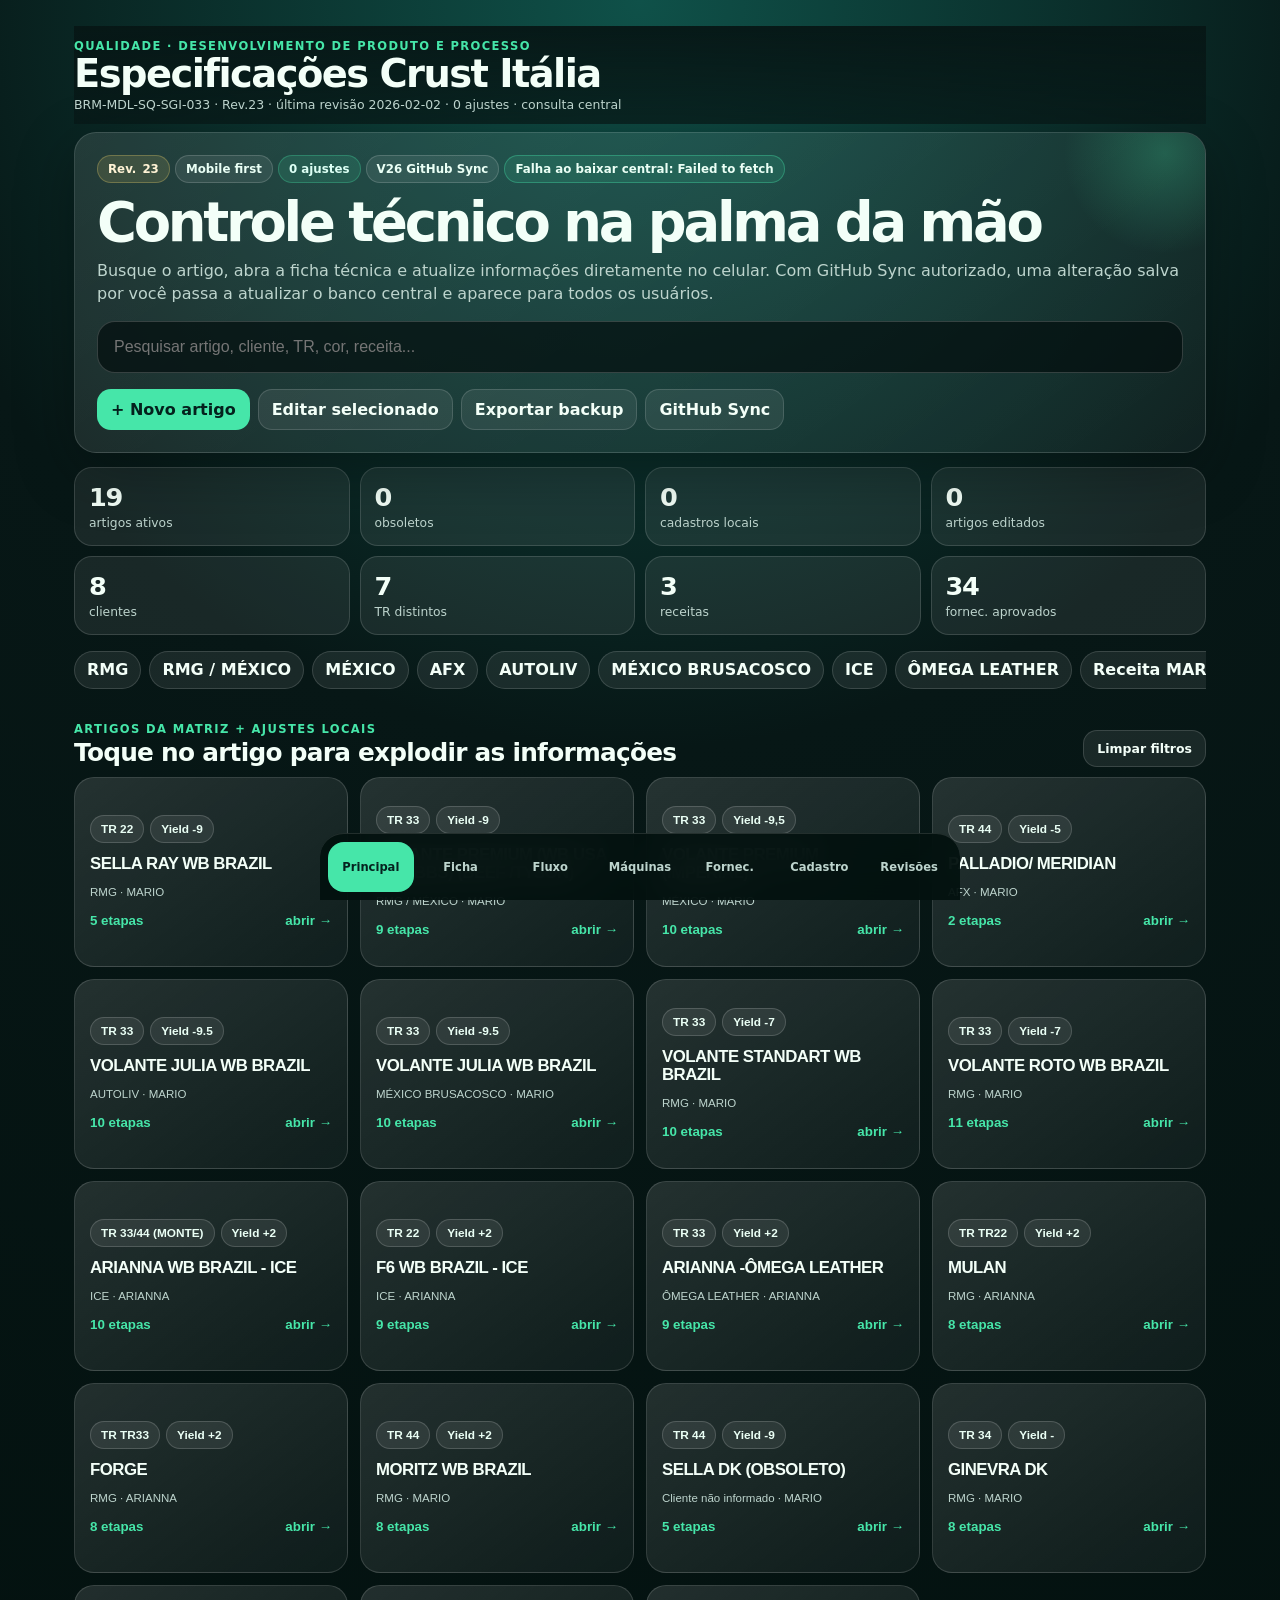
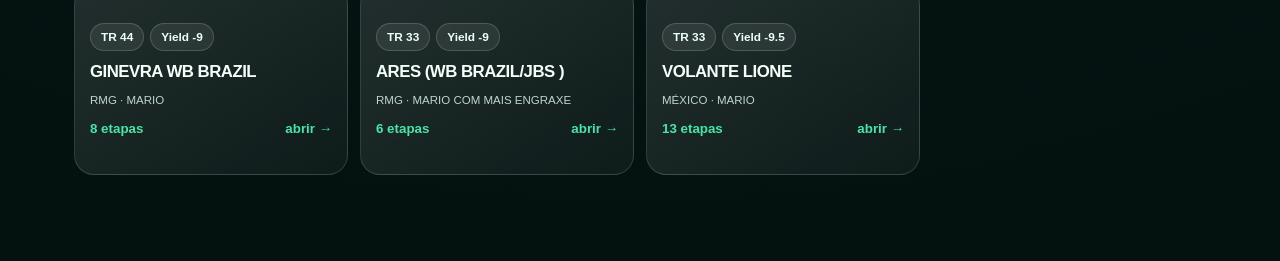
<file: index.html>
<!doctype html>
<html lang="pt-BR">
<head>
  <meta charset="utf-8">
  <meta name="viewport" content="width=device-width, initial-scale=1, viewport-fit=cover">
  <meta name="theme-color" content="#052e2b">
  <title>Dashboard Crust Itália · Qualidade V26 GitHub Sync</title>
  <link rel="manifest" href="manifest.webmanifest?v=26-github-sync">
  <link rel="icon" href="assets/icon.svg" type="image/svg+xml">
  <link rel="stylesheet" href="style.css?v=26-github-sync">
</head>
<body>
  <div class="app-shell">
    <header class="topbar">
      <div>
        <p class="eyebrow">Qualidade · Desenvolvimento de Produto e Processo</p>
        <h1>Especificações Crust Itália</h1>
        <p class="doc-meta" id="docMeta">Carregando matriz...</p>
      </div>
      <button class="ghost-btn" id="btnInstall" hidden>Instalar</button>
    </header>

    <main>
      <section id="view-principal" class="view active">
        <div class="hero-card">
          <div>
            <span class="pill danger">Rev. <span id="heroRev">23</span></span>
            <span class="pill">Mobile first</span>
            <span class="pill edit-pill" id="localChangesPill">0 ajustes locais</span>
            <span class="pill success">V26 GitHub Sync</span>
            <span class="pill" id="syncStatusPill">Central GitHub: aguardando</span>
          </div>
          <h2>Controle técnico na palma da mão</h2>
          <p>Busque o artigo, abra a ficha técnica e atualize informações diretamente no celular. Com GitHub Sync autorizado, uma alteração salva por você passa a atualizar o banco central e aparece para todos os usuários.</p>
          <div class="search-wrap">
            <input id="searchBox" type="search" autocomplete="off" placeholder="Pesquisar artigo, cliente, TR, cor, receita...">
          </div>
          <div class="tools-row hero-tools">
            <button class="primary-btn" id="newArticleTop">+ Novo artigo</button>
            <button class="ghost-btn" id="editSelectedTop">Editar selecionado</button>
            <button class="ghost-btn" id="exportBackupTop">Exportar backup</button>
            <button class="ghost-btn" id="syncTop">GitHub Sync</button>
          </div>
        </div>

        <div class="kpi-grid" id="kpiGrid"></div>

        <div class="filters" id="filters"></div>

        <div class="section-head">
          <div>
            <p class="eyebrow">Artigos da matriz + ajustes locais</p>
            <h3>Toque no artigo para explodir as informações</h3>
          </div>
          <button class="ghost-btn small" id="clearFilters">Limpar filtros</button>
        </div>
        <div id="articleGrid" class="article-grid"></div>
      </section>

      <section id="view-ficha" class="view">
        <div id="detailPanel" class="detail-panel"></div>
      </section>

      <section id="view-fluxo" class="view">
        <div id="flowPanel"></div>
      </section>

      <section id="view-maquinas" class="view">
        <div class="section-head">
          <div>
            <p class="eyebrow">Parâmetros de máquinas</p>
            <h3>Processo detalhado · Arianna/F6/Mulan/Forge</h3>
          </div>
        </div>
        <div id="machinePanel" class="machine-grid"></div>
      </section>

      <section id="view-fornecedores" class="view">
        <div id="supplierPanel"></div>
      </section>

      <section id="view-cadastros" class="view">
        <div class="section-head">
          <div>
            <p class="eyebrow">Atualização operacional mobile</p>
            <h3>Editar artigo, cadastrar novo e preservar ajustes</h3>
          </div>
        </div>
        <div id="editPanel" class="edit-panel"></div>
      </section>

      <section id="view-revisoes" class="view">
        <div class="section-head">
          <div>
            <p class="eyebrow">Governança documental</p>
            <h3>Histórico de revisões e observações</h3>
          </div>
        </div>
        <div class="tools-row">
          <button class="primary-btn" id="copyReport">Copiar relatório do artigo</button>
          <button class="ghost-btn" id="exportBackupRev">Exportar ajustes</button>
          <button class="ghost-btn" onclick="window.print()">Imprimir / PDF</button>
        </div>
        <div id="revisionPanel" class="timeline"></div>
        <div id="localHistoryPanel" class="timeline"></div>
        <div id="obsPanel" class="note-card"></div>
      </section>
    </main>

    <nav class="bottom-nav" aria-label="Navegação principal">
      <button class="nav-btn active" data-view="principal">Principal</button>
      <button class="nav-btn" data-view="ficha">Ficha</button>
      <button class="nav-btn" data-view="fluxo">Fluxo</button>
      <button class="nav-btn" data-view="maquinas">Máquinas</button>
      <button class="nav-btn" data-view="fornecedores">Fornec.</button>
      <button class="nav-btn" data-view="cadastros">Cadastro</button>
      <button class="nav-btn" data-view="revisoes">Revisões</button>
    </nav>
  </div>

  <template id="emptyTemplate">
    <div class="empty-state">
      <h3>Nenhum artigo encontrado</h3>
      <p>Revise a busca ou limpe os filtros para voltar à lista completa.</p>
    </div>
  </template>

  <script src="app.js?v=26-github-sync"></script>
</body>
</html>
</file>
<file: style.css>
:root {
  --bg: #071716;
  --bg2: #0b2422;
  --panel: #0f2f2c;
  --panel2: #123b37;
  --card: rgba(255,255,255,.075);
  --line: rgba(255,255,255,.14);
  --text: #f3fff8;
  --muted: #bdd4cd;
  --accent: #46e6a9;
  --accent2: #f5d76e;
  --danger: #ff6b6b;
  --warn: #ffb547;
  --ok: #5dffa7;
  --shadow: 0 18px 60px rgba(0,0,0,.32);
  --radius: 22px;
  font-family: Inter, ui-sans-serif, system-ui, -apple-system, BlinkMacSystemFont, "Segoe UI", sans-serif;
}

* { box-sizing: border-box; }

html, body { margin: 0; min-height: 100%; background: radial-gradient(circle at top, #0f5149 0, var(--bg) 38%, #03110f 100%); color: var(--text); }

body { padding-bottom: calc(86px + env(safe-area-inset-bottom)); }

.app-shell { max-width: 1180px; margin: 0 auto; padding: 16px 14px 0; }

.topbar { position: sticky; top: 0; z-index: 10; display: flex; align-items: center; justify-content: space-between; gap: 12px; padding: 12px 0 10px; backdrop-filter: blur(18px); background: linear-gradient(180deg, rgba(7,23,22,.96), rgba(7,23,22,.72)); }

h1, h2, h3, p { margin: 0; }
h1 { font-size: clamp(1.35rem, 4.8vw, 2.4rem); letter-spacing: -.04em; line-height: .98; }
h2 { font-size: clamp(1.55rem, 7vw, 3.4rem); line-height: .94; letter-spacing: -.06em; margin: 14px 0 10px; }
h3 { font-size: clamp(1.06rem, 4vw, 1.55rem); letter-spacing: -.03em; }
p { color: var(--muted); line-height: 1.45; }
.eyebrow { color: var(--accent); font-size: .72rem; text-transform: uppercase; letter-spacing: .12em; font-weight: 800; }
.doc-meta { font-size: .78rem; margin-top: 4px; }

.hero-card, .detail-panel, .flow-card, .supplier-card, .note-card, .machine-card, .revision-item, .data-card {
  border: 1px solid var(--line);
  background: linear-gradient(145deg, rgba(255,255,255,.105), rgba(255,255,255,.04));
  border-radius: var(--radius);
  box-shadow: var(--shadow);
}

.hero-card { padding: 22px; margin: 8px 0 14px; overflow: hidden; position: relative; }
.hero-card::after { content: ""; position: absolute; right: -70px; top: -90px; width: 220px; height: 220px; border-radius: 50%; background: radial-gradient(circle, rgba(70,230,169,.25), transparent 65%); pointer-events: none; }

.pill { display: inline-flex; gap: 6px; align-items: center; min-height: 28px; padding: 6px 10px; border-radius: 999px; border: 1px solid rgba(255,255,255,.16); background: rgba(255,255,255,.08); color: #eafff5; font-size: .74rem; font-weight: 800; }
.pill.danger { color: #fff3d5; background: rgba(245,215,110,.13); border-color: rgba(245,215,110,.28); }

.search-wrap { margin-top: 16px; position: relative; }
input[type="search"] { width: 100%; height: 52px; border-radius: 18px; border: 1px solid rgba(255,255,255,.18); background: rgba(4,15,14,.72); color: var(--text); padding: 0 16px; outline: none; font-size: 1rem; }
input[type="search"]:focus { border-color: var(--accent); box-shadow: 0 0 0 4px rgba(70,230,169,.12); }

.kpi-grid { display: grid; grid-template-columns: repeat(2, minmax(0, 1fr)); gap: 10px; margin: 14px 0; }
.kpi-card { padding: 14px; border-radius: 18px; background: rgba(255,255,255,.075); border: 1px solid var(--line); }
.kpi-card strong { display: block; font-size: 1.6rem; letter-spacing: -.05em; }
.kpi-card span { font-size: .77rem; color: var(--muted); }

.filters, .tools-row { display: flex; gap: 8px; overflow-x: auto; padding: 2px 0 12px; scroll-snap-type: x mandatory; }
.filter-btn, .nav-btn, .ghost-btn, .primary-btn { border: 0; font: inherit; cursor: pointer; }
.filter-btn { white-space: nowrap; scroll-snap-align: start; min-height: 38px; padding: 8px 12px; border-radius: 999px; color: var(--text); background: rgba(255,255,255,.08); border: 1px solid var(--line); font-weight: 700; }
.filter-btn.active { background: var(--accent); color: #04211d; border-color: transparent; }

.section-head { display: flex; justify-content: space-between; align-items: end; gap: 10px; margin: 20px 0 10px; }
.ghost-btn, .primary-btn { min-height: 40px; padding: 10px 13px; border-radius: 14px; font-weight: 800; color: var(--text); background: rgba(255,255,255,.08); border: 1px solid var(--line); }
.ghost-btn.small { font-size: .78rem; min-height: 36px; }
.primary-btn { background: var(--accent); color: #04211d; border-color: transparent; }

.article-grid { display: grid; grid-template-columns: repeat(auto-fill, minmax(240px, 1fr)); gap: 12px; }
.article-card { text-align: left; border: 1px solid var(--line); background: linear-gradient(145deg, rgba(255,255,255,.12), rgba(255,255,255,.045)); border-radius: 20px; padding: 15px; color: var(--text); cursor: pointer; min-height: 190px; transition: transform .18s ease, border-color .18s ease, box-shadow .18s ease; }
.article-card:hover, .article-card:focus-visible { transform: translateY(-3px); border-color: rgba(70,230,169,.65); box-shadow: 0 20px 50px rgba(0,0,0,.28); outline: none; }
.article-card h4 { margin: 12px 0 10px; font-size: 1.05rem; letter-spacing: -.03em; line-height: 1.1; }
.article-meta { display: flex; flex-wrap: wrap; gap: 6px; }
.mini { font-size: .72rem; color: var(--muted); }
.card-foot { display: flex; justify-content: space-between; align-items: center; margin-top: 13px; color: var(--accent); font-weight: 900; }

.view { display: none; animation: fade .18s ease; }
.view.active { display: block; }
@keyframes fade { from { opacity: .2; transform: translateY(4px); } to { opacity: 1; transform: none; } }
.detail-panel { padding: 16px; animation: pop .28s ease; }
.detail-panel.flash { animation: pop .42s ease; }
@keyframes pop { 0% { transform: scale(.97); box-shadow: 0 0 0 rgba(70,230,169,0); } 65% { transform: scale(1.01); box-shadow: 0 0 0 6px rgba(70,230,169,.10); } 100% { transform: scale(1); } }

.detail-hero { display: grid; gap: 12px; }
.big-title { font-size: clamp(1.6rem, 8vw, 3.8rem); letter-spacing: -.075em; line-height: .88; }
.fact-grid { display: grid; grid-template-columns: repeat(2, minmax(0, 1fr)); gap: 9px; margin: 14px 0; }
.fact { padding: 12px; border-radius: 16px; background: rgba(0,0,0,.18); border: 1px solid rgba(255,255,255,.09); }
.fact span { display: block; font-size: .72rem; color: var(--muted); margin-bottom: 5px; }
.fact strong { font-size: .96rem; overflow-wrap: anywhere; }

.text-block { white-space: pre-wrap; padding: 14px; border-radius: 16px; background: rgba(0,0,0,.18); border: 1px solid rgba(255,255,255,.09); margin-top: 10px; color: #eefdf6; }
.flow-strip { display: flex; gap: 10px; overflow-x: auto; padding: 8px 0 12px; }
.step { flex: 0 0 auto; max-width: 230px; min-height: 58px; display: flex; align-items: center; gap: 8px; padding: 10px 12px; border-radius: 16px; background: rgba(70,230,169,.10); border: 1px solid rgba(70,230,169,.22); font-weight: 900; }
.step-index { width: 28px; height: 28px; border-radius: 50%; background: var(--accent); color: #05251f; display: inline-grid; place-items: center; flex: 0 0 auto; font-size: .78rem; }

.flow-card { padding: 16px; margin: 12px 0; }
.flow-lane { display: grid; gap: 10px; margin-top: 12px; }
.flow-node { padding: 13px; border-radius: 16px; background: rgba(255,255,255,.08); border: 1px solid var(--line); display: grid; grid-template-columns: 38px 1fr; gap: 10px; align-items: center; }
.flow-number { width: 34px; height: 34px; border-radius: 50%; background: #e3fff3; color: #08312b; display: grid; place-items: center; font-weight: 1000; }

.alert-list { display: grid; gap: 8px; margin: 12px 0; }
.alert-item { display: flex; gap: 9px; align-items: flex-start; padding: 12px; border-radius: 15px; background: rgba(245,215,110,.105); border: 1px solid rgba(245,215,110,.22); }
.alert-item::before { content: "!"; width: 22px; height: 22px; border-radius: 50%; background: var(--accent2); color: #2a2400; display: grid; place-items: center; font-weight: 1000; flex: 0 0 auto; }

.machine-grid { display: grid; gap: 12px; }
.machine-card { padding: 15px; }
.machine-card h4, .supplier-card h4 { margin: 0 0 10px; }
.param-list { display: grid; gap: 7px; }
.param-list li { list-style: none; padding: 10px; border-radius: 14px; background: rgba(0,0,0,.19); color: #eafff5; white-space: pre-wrap; }

.supplier-card { padding: 16px; margin-bottom: 12px; }
.supplier-chips { display: flex; flex-wrap: wrap; gap: 8px; margin-top: 12px; }
.status-chip { padding: 8px 10px; border-radius: 999px; font-size: .76rem; font-weight: 900; border: 1px solid var(--line); background: rgba(255,255,255,.08); }
.status-chip.aprovado { background: rgba(93,255,167,.14); border-color: rgba(93,255,167,.32); color: #caffdf; }
.status-chip.teste { background: rgba(255,181,71,.14); border-color: rgba(255,181,71,.35); color: #ffe3b1; }
.status-chip.reprovado { background: rgba(255,107,107,.13); border-color: rgba(255,107,107,.32); color: #ffd0d0; }

.matrix { overflow-x: auto; border-radius: 18px; border: 1px solid var(--line); }
table { width: 100%; border-collapse: collapse; min-width: 860px; background: rgba(0,0,0,.16); }
th, td { text-align: left; padding: 10px; border-bottom: 1px solid rgba(255,255,255,.08); vertical-align: top; font-size: .82rem; }
th { color: #d9fff0; background: rgba(70,230,169,.11); position: sticky; top: 0; }

.timeline { display: grid; gap: 10px; }
.revision-item { padding: 14px; display: grid; grid-template-columns: 68px 1fr; gap: 12px; }
.rev-badge { width: 56px; height: 56px; border-radius: 18px; background: var(--accent); color: #04211d; display: grid; place-items: center; font-weight: 1000; }
.revision-item time { color: var(--accent2); font-size: .78rem; font-weight: 900; }
.note-card { padding: 16px; margin: 14px 0; white-space: pre-wrap; }

.empty-state { padding: 32px 18px; text-align: center; color: var(--muted); border: 1px dashed var(--line); border-radius: var(--radius); }

.bottom-nav {
  position: fixed; left: 0; right: 0; bottom: 0; z-index: 20;
  display: grid; grid-template-columns: repeat(7, 1fr); gap: 4px;
  padding: 8px 8px calc(8px + env(safe-area-inset-bottom));
  background: rgba(3,17,15,.92); backdrop-filter: blur(18px);
  border-top: 1px solid rgba(255,255,255,.12);
}
.nav-btn { min-height: 50px; border-radius: 16px; color: var(--muted); background: transparent; font-size: .72rem; font-weight: 900; }
.nav-btn.active { color: #05231f; background: var(--accent); }

@media (min-width: 760px) {
  .app-shell { padding: 26px 24px 0; }
  .kpi-grid { grid-template-columns: repeat(4, 1fr); }
  .detail-hero { grid-template-columns: 1.2fr .8fr; align-items: start; }
  .fact-grid { grid-template-columns: repeat(3, 1fr); }
  .flow-lane { grid-template-columns: repeat(auto-fit, minmax(250px, 1fr)); }
  .machine-grid { grid-template-columns: repeat(2, minmax(0, 1fr)); }
  .bottom-nav { max-width: 760px; margin: 0 auto; left: 50%; transform: translateX(-50%); border-radius: 24px 24px 0 0; }
}

@media print {
  body { background: white; color: black; padding-bottom: 0; }
  .topbar, .bottom-nav, .filters, .tools-row, .search-wrap, .ghost-btn, .primary-btn { display: none !important; }
  .view { display: block !important; }
  .hero-card, .detail-panel, .flow-card, .supplier-card, .note-card, .machine-card, .revision-item { box-shadow: none; border-color: #999; color: #000; background: #fff; break-inside: avoid; }
  p, .mini, .doc-meta { color: #222; }
}


/* V24 · edição mobile e governança operacional */
.hero-tools { margin-top: 14px; padding-bottom: 0; }
.edit-pill { color: #dcfff4; background: rgba(70,230,169,.13); border-color: rgba(70,230,169,.28); }
.obsolete-pill { color: #fff1f1; background: rgba(255,79,79,.26); border-color: rgba(255,107,107,.55); }
.article-card.obsolete {
  background: linear-gradient(145deg, rgba(120, 0, 0, .82), rgba(70, 0, 0, .72));
  border-color: rgba(255,107,107,.78);
  box-shadow: 0 16px 44px rgba(120,0,0,.32);
}
.article-card.obsolete:hover, .article-card.obsolete:focus-visible { border-color: rgba(255,210,210,.95); box-shadow: 0 22px 56px rgba(150,0,0,.42); }
.article-card.local { border-style: dashed; }
.obsolete-box { border-color: rgba(255,107,107,.55); background: linear-gradient(145deg, rgba(120,0,0,.35), rgba(255,255,255,.04)); }
.detail-actions { margin: 14px 0 8px; flex-wrap: wrap; overflow: visible; }
.edit-panel { display: grid; gap: 12px; }
.edit-card {
  border: 1px solid var(--line);
  background: linear-gradient(145deg, rgba(255,255,255,.105), rgba(255,255,255,.04));
  border-radius: var(--radius);
  box-shadow: var(--shadow);
  padding: 16px;
}
.form-grid { display: grid; grid-template-columns: 1fr; gap: 12px; }
.form-field { display: grid; gap: 6px; }
.form-field span { color: var(--muted); font-size: .78rem; font-weight: 800; }
.form-field input, .form-field textarea, .form-field select {
  width: 100%; border-radius: 15px; border: 1px solid rgba(255,255,255,.16);
  background: rgba(4,15,14,.72); color: var(--text); padding: 12px 13px; outline: none; font: inherit;
}
.form-field textarea { resize: vertical; min-height: 98px; }
.form-field input:focus, .form-field textarea:focus, .form-field select:focus { border-color: var(--accent); box-shadow: 0 0 0 4px rgba(70,230,169,.12); }
.form-field.full, .form-actions.full { grid-column: 1 / -1; }
.form-field.checkbox { display: flex; align-items: center; gap: 10px; padding: 12px; border-radius: 15px; border: 1px solid var(--line); background: rgba(0,0,0,.16); }
.form-field.checkbox input { width: 22px; height: 22px; }
.form-actions { display: flex; gap: 8px; flex-wrap: wrap; align-items: center; }
.danger-btn { min-height: 40px; padding: 10px 13px; border-radius: 14px; font-weight: 900; color: #fff1f1; background: rgba(180,0,0,.34); border: 1px solid rgba(255,107,107,.45); cursor: pointer; }
.file-label { display: inline-flex; align-items: center; justify-content: center; cursor: pointer; }
.local-note { border-color: rgba(70,230,169,.25); background: rgba(70,230,169,.08); }
.local-rev .rev-badge { background: #d8fff0; }
.toast {
  position: fixed; left: 50%; bottom: calc(78px + env(safe-area-inset-bottom)); transform: translateX(-50%);
  z-index: 80; padding: 12px 16px; max-width: min(92vw, 520px); border-radius: 999px;
  color: #04211d; background: var(--accent); box-shadow: var(--shadow); font-weight: 1000; text-align: center;
}
@media (min-width: 760px) { .form-grid { grid-template-columns: repeat(2, minmax(0, 1fr)); } }
@media (max-width: 380px) { .nav-btn { font-size: .63rem; } .bottom-nav { gap: 2px; padding-left: 4px; padding-right: 4px; } }
@media print { .edit-panel, .edit-card, .toast, .danger-btn, .file-label { display: none !important; } }

/* V26 GitHub Sync */
.sync-card { border-color: rgba(70,230,169,.34); background: linear-gradient(145deg, rgba(7,67,59,.92), rgba(5,33,31,.92)); }
.sync-card h3 { margin-bottom: 8px; }
#syncStatusPill { max-width: 100%; white-space: normal; background: rgba(70,230,169,.12); border-color: rgba(70,230,169,.34); }
.form-actions { display: flex; gap: 10px; flex-wrap: wrap; align-items: center; }
.form-actions .primary-btn, .form-actions .ghost-btn, .form-actions .danger-btn { flex: 1 1 160px; }
@media (max-width: 560px) { .form-actions .primary-btn, .form-actions .ghost-btn, .form-actions .danger-btn { flex-basis: 100%; } }
</file>
